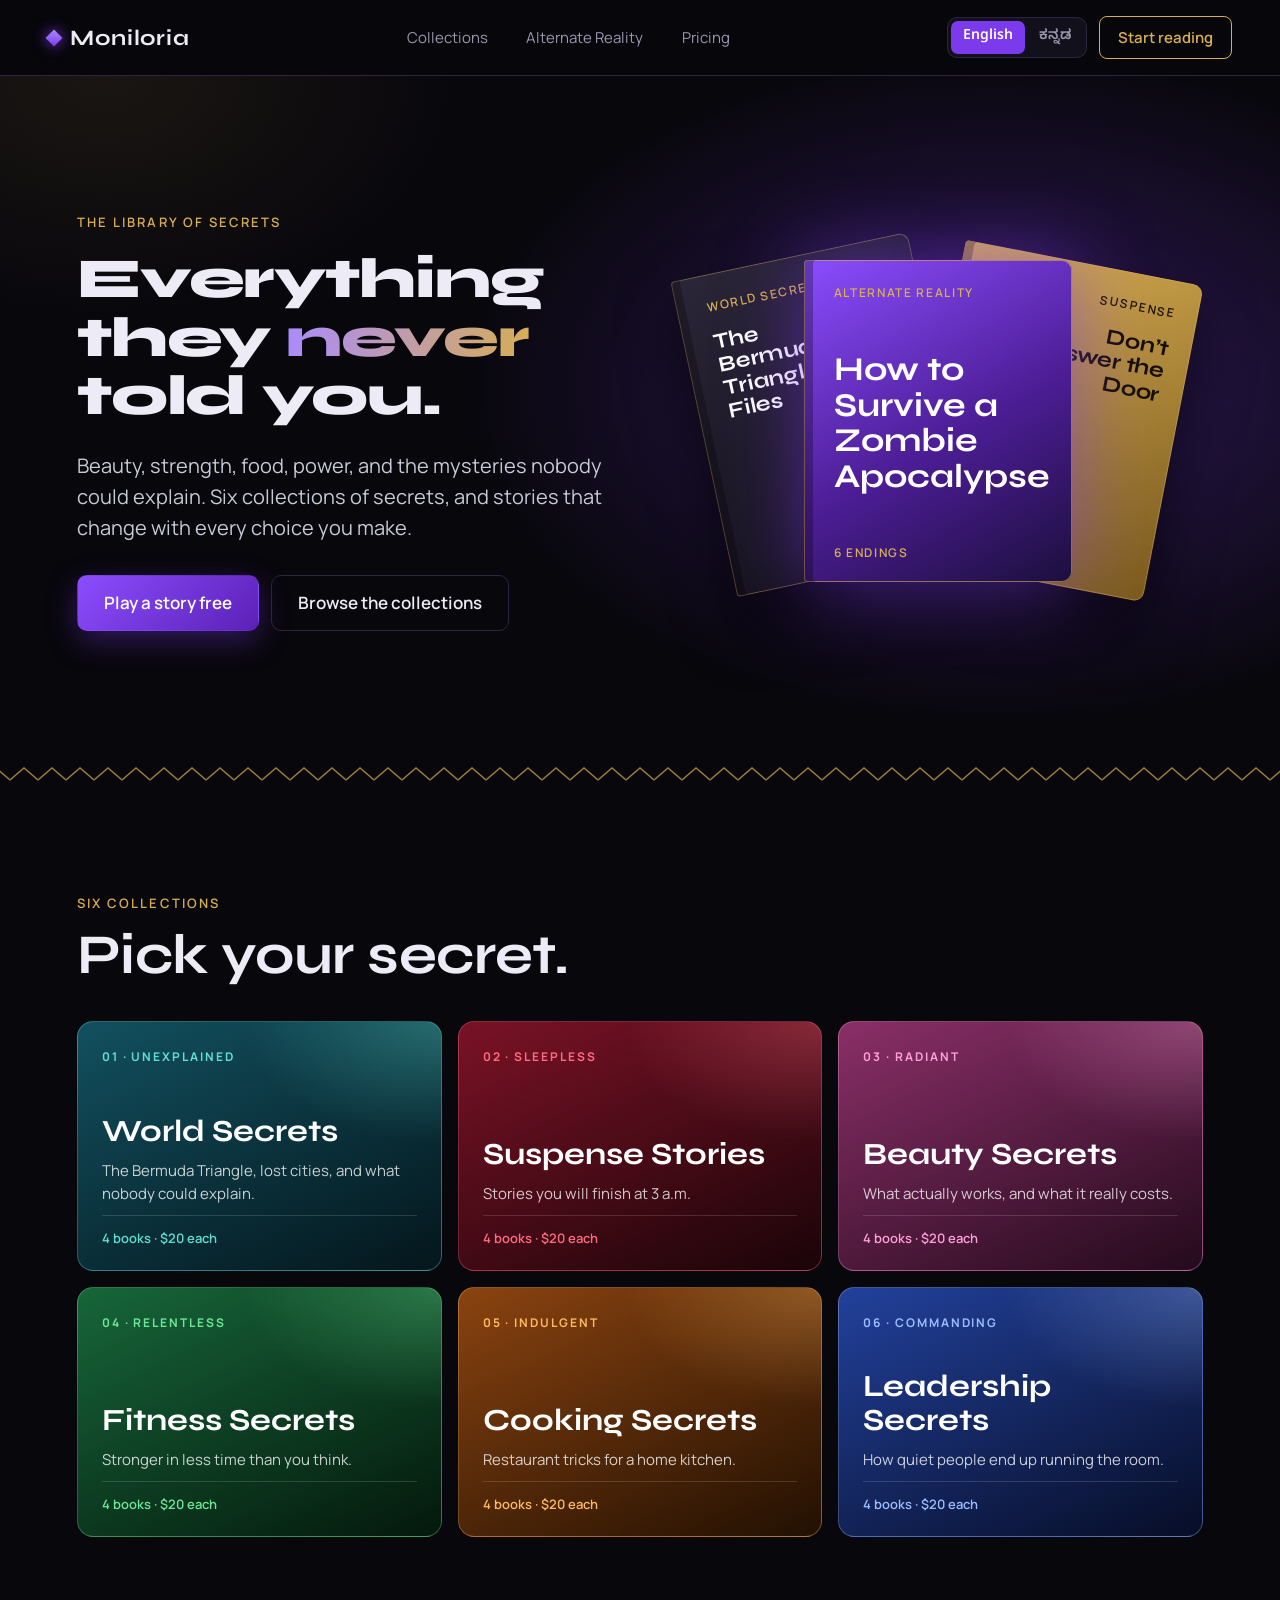
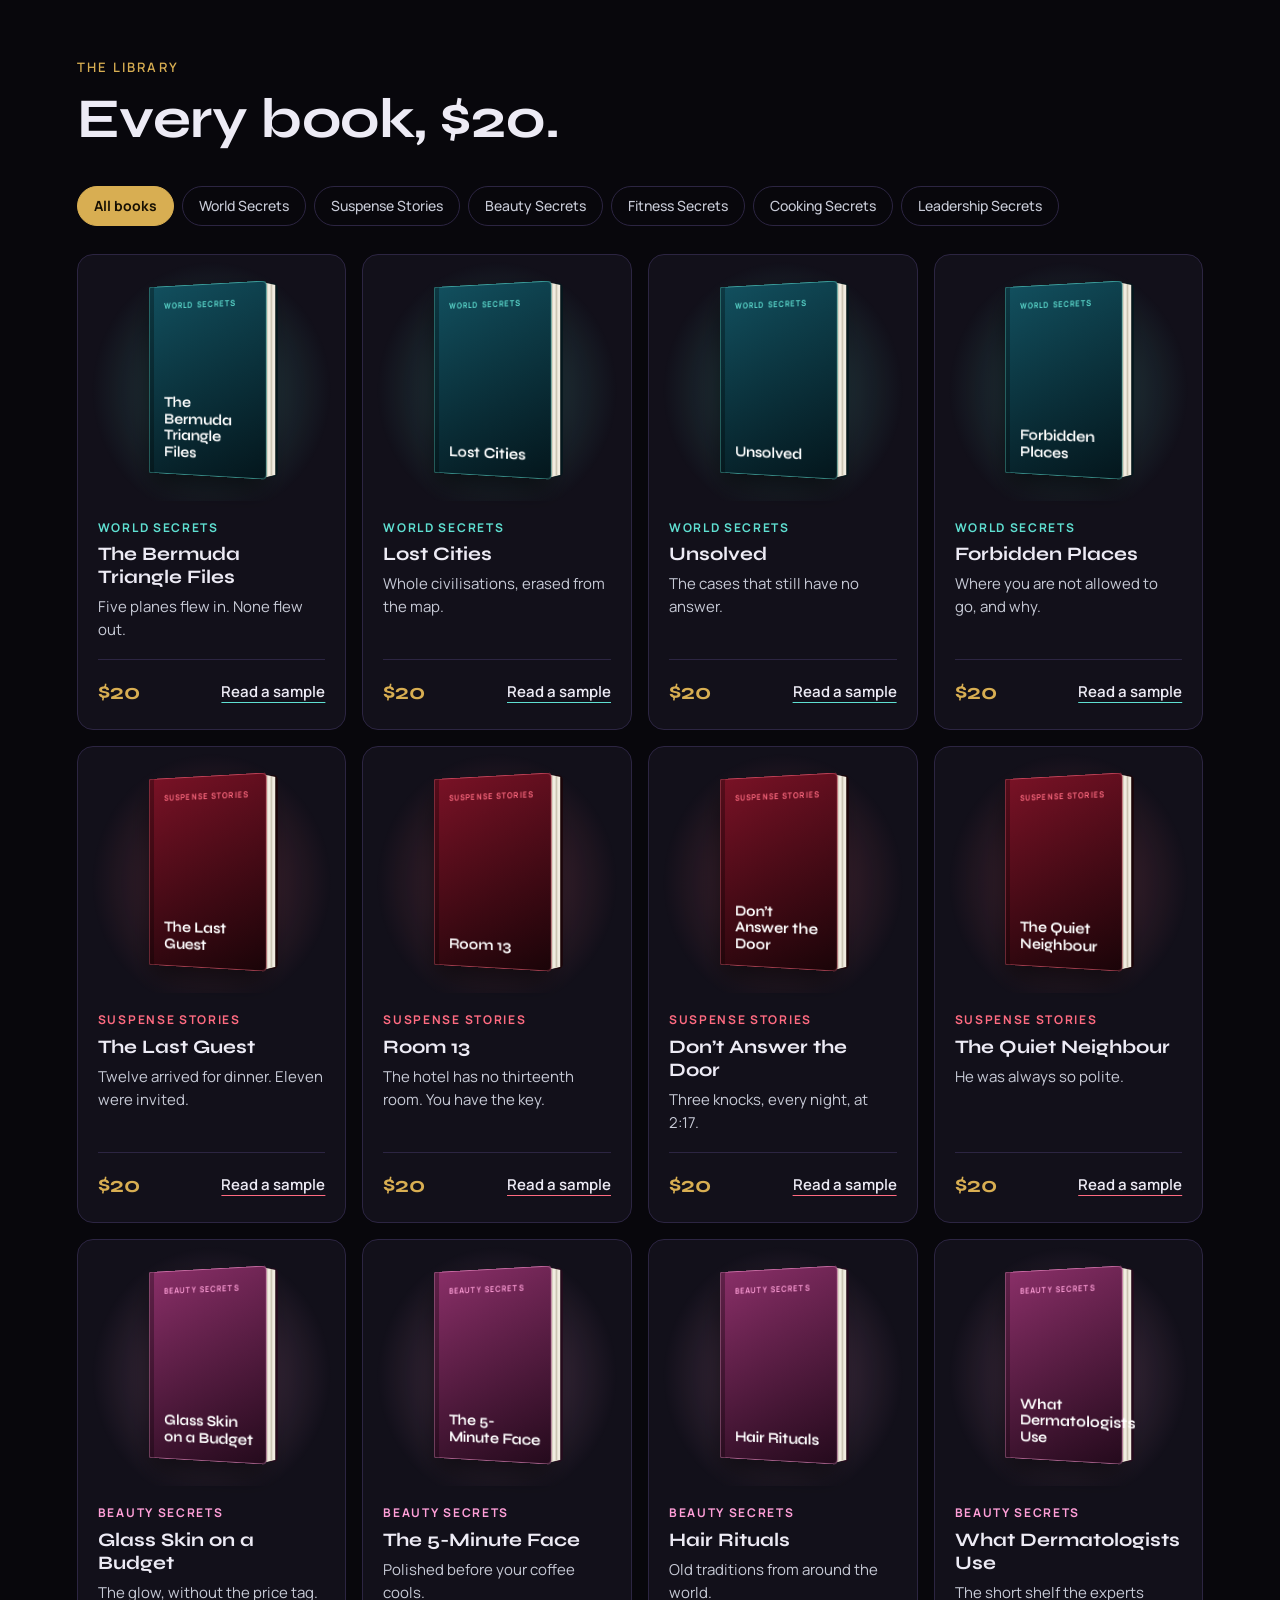
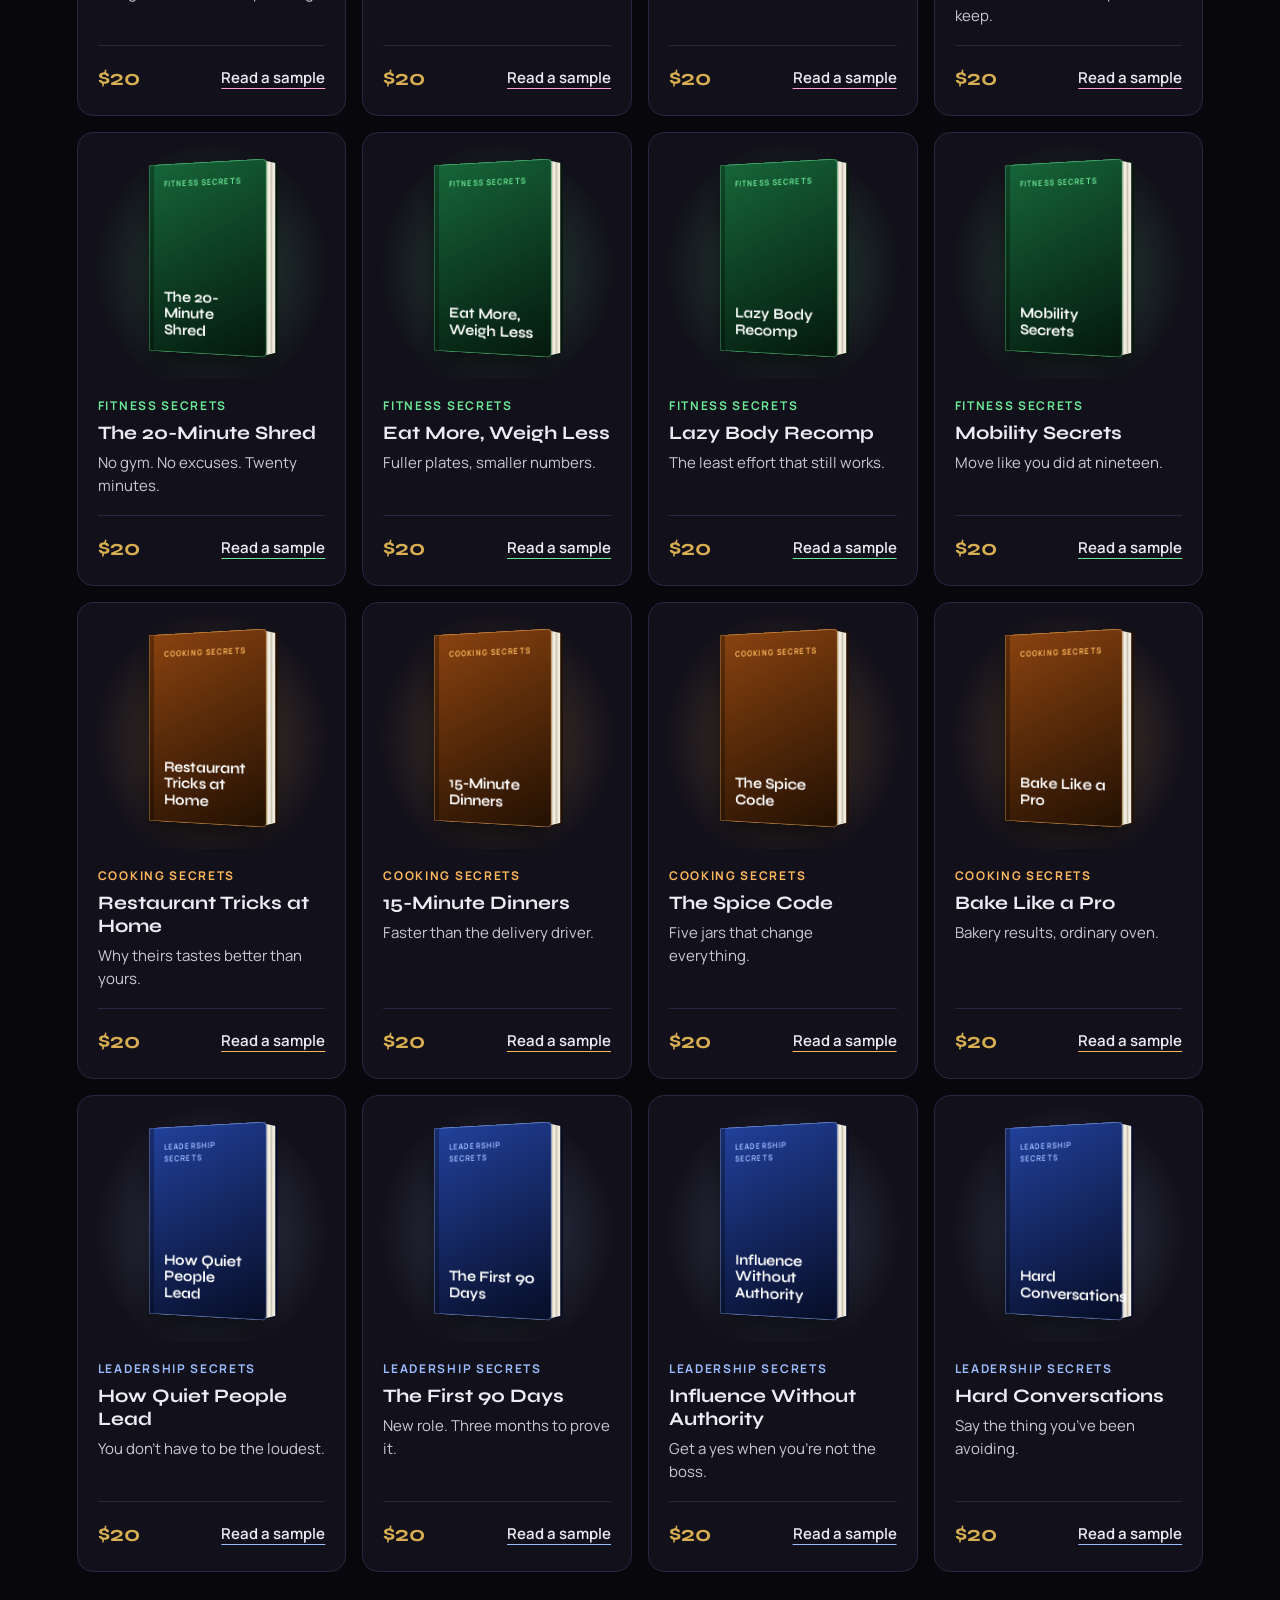
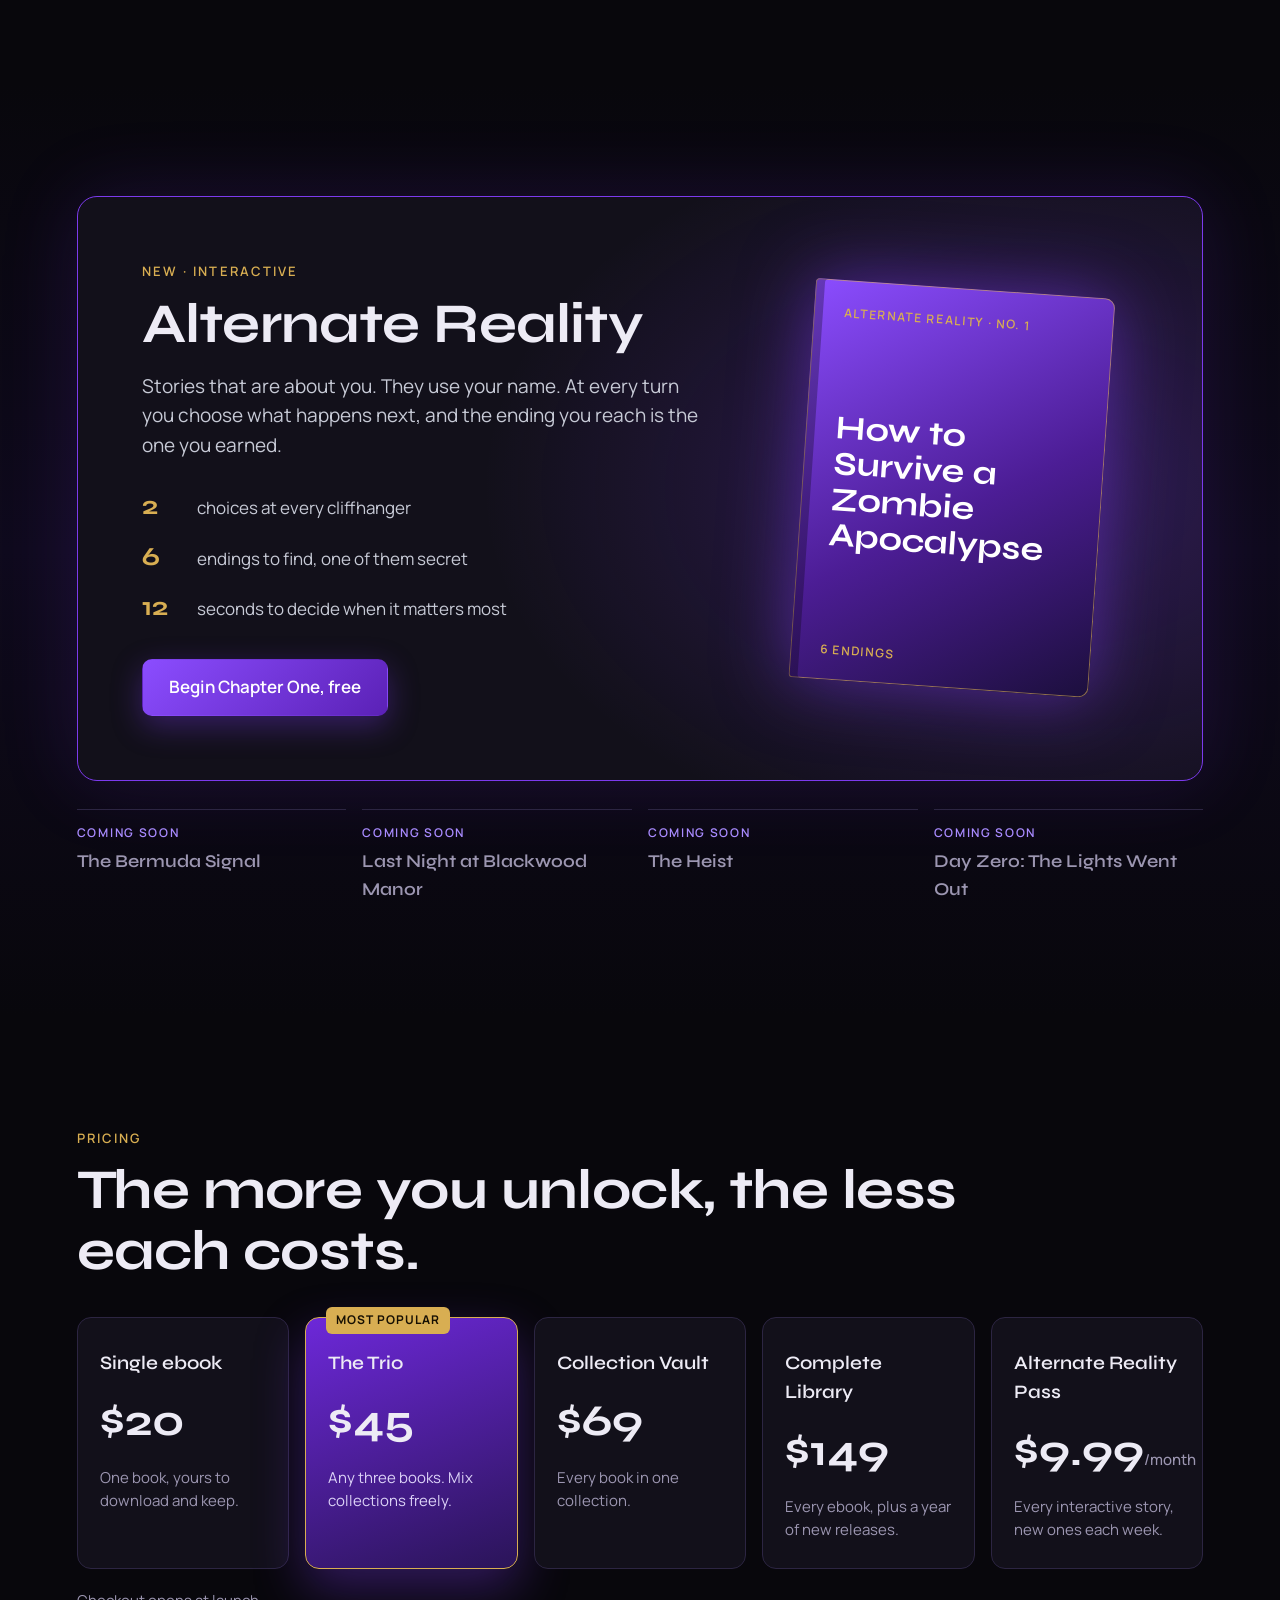
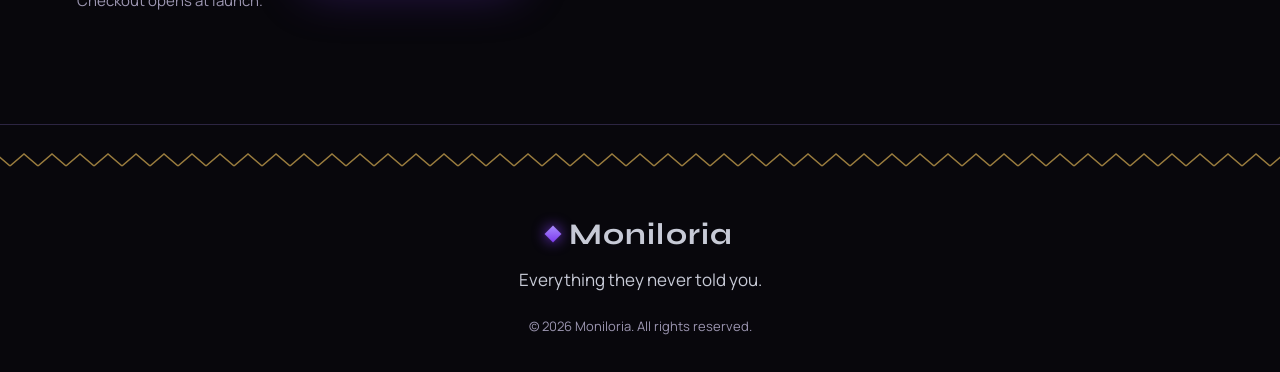
<file: index.html>
<!doctype html>
<html lang="en" data-i18n-title="page.title">
  <head>
    <meta charset="UTF-8" />
    <meta name="viewport" content="width=device-width, initial-scale=1.0" />
    <title>Moniloria | Everything they never told you</title>
    <meta
      name="description"
      content="Moniloria is an ebook store of secrets: beauty, fitness, cooking, leadership, suspense, world mysteries, and interactive Alternate Reality stories."
    />
    <meta name="theme-color" content="#08070c" />
    <link rel="preconnect" href="https://fonts.googleapis.com" />
    <link rel="preconnect" href="https://fonts.gstatic.com" crossorigin />
    <link
      href="https://fonts.googleapis.com/css2?family=Manrope:wght@400;500;600&family=Newsreader:ital,wght@0,400;0,500;1,400&family=Noto+Sans+Kannada:wght@400;500;600;700;800&family=Noto+Serif+Kannada:wght@400;500&family=Syne:wght@500;600;700;800&display=swap"
      rel="stylesheet"
    />
    <link rel="stylesheet" href="css/styles.css" />
  </head>
  <body>
    <header class="nav">
      <a class="wordmark" href="index.html"><span class="gem" aria-hidden="true"></span>Moniloria</a>
      <nav aria-label="Main">
        <a href="#collections" data-i18n="nav.collections">Collections</a>
        <a href="#alternate-reality" data-i18n="nav.ar">Alternate Reality</a>
        <a href="#pricing" data-i18n="nav.pricing">Pricing</a>
      </nav>
      <div class="nav-end">
        <div class="lang-switch" role="group" aria-label="Language">
          <button type="button" data-lang="en" lang="en">English</button>
          <button type="button" data-lang="kn" lang="kn">ಕನ್ನಡ</button>
        </div>
        <a class="nav-cta" href="story.html" data-i18n="nav.cta">Start reading</a>
      </div>
    </header>

    <main>
      <section class="hero">
        <div class="hero-copy">
          <p class="eyebrow" data-i18n="hero.eyebrow">The library of secrets</p>
          <h1 data-i18n-html="hero.h1">Everything they <em>never</em> told you.</h1>
          <p class="hero-lede" data-i18n="hero.lede">
            Beauty, strength, food, power, and the mysteries nobody could explain. Six
            collections of secrets, and stories that change with every choice you make.
          </p>
          <div class="hero-actions">
            <a class="button primary" href="story.html" data-i18n="hero.play">Play a story free</a>
            <a class="button ghost" href="#collections" data-i18n="hero.browse">Browse the collections</a>
          </div>
        </div>

        <div class="stack" aria-hidden="true">
          <span class="cover cover-back">
            <span class="cover-kicker" data-i18n="stack.world">World Secrets</span>
            <span class="cover-title" data-i18n="stack.worldTitle">The Bermuda Triangle Files</span>
          </span>
          <span class="cover cover-mid">
            <span class="cover-kicker" data-i18n="stack.suspense">Suspense</span>
            <span class="cover-title" data-i18n="stack.suspenseTitle">Don’t Answer the Door</span>
          </span>
          <span class="cover cover-front">
            <span class="cover-kicker" data-i18n="stack.ar">Alternate Reality</span>
            <span class="cover-title" data-i18n="zombie.title">How to Survive a Zombie Apocalypse</span>
            <span class="cover-foot" data-i18n="zombie.endings">6 endings</span>
          </span>
        </div>
      </section>

      <div class="band" aria-hidden="true"></div>

      <section class="collections" id="collections">
        <div class="section-head">
          <p class="eyebrow" data-i18n="collections.eyebrow">Six collections</p>
          <h2 data-i18n="collections.h2">Pick your secret.</h2>
        </div>
        <ul class="tile-grid" id="collection-tiles"></ul>
      </section>

      <section class="books" id="books">
        <div class="section-head">
          <p class="eyebrow" data-i18n="books.eyebrow">The library</p>
          <h2 data-i18n="books.h2">Every book, $20.</h2>
        </div>
        <div class="chips" id="book-filters" role="group" aria-label="Filter by collection"></div>
        <ul class="book-grid" id="book-grid"></ul>
      </section>

      <section class="ar" id="alternate-reality">
        <div class="ar-panel">
          <div class="ar-copy">
            <p class="eyebrow" data-i18n="ar.eyebrow">New · Interactive</p>
            <h2 data-i18n="ar.h2">Alternate Reality</h2>
            <p class="ar-lede" data-i18n="ar.lede">
              Stories that are about you. They use your name. At every turn you choose what
              happens next, and the ending you reach is the one you earned.
            </p>
            <ul class="ar-points">
              <li><strong>2</strong> <span data-i18n="ar.point1">choices at every cliffhanger</span></li>
              <li><strong>6</strong> <span data-i18n="ar.point2">endings to find, one of them secret</span></li>
              <li><strong>12</strong> <span data-i18n="ar.point3">seconds to decide when it matters most</span></li>
            </ul>
            <a class="button primary" href="story.html" data-i18n="ar.begin">Begin Chapter One, free</a>
          </div>

          <a class="cover cover-feature" href="story.html" aria-label="Read How to Survive a Zombie Apocalypse">
            <span class="cover-kicker" data-i18n="ar.coverKicker">Alternate Reality · No. 1</span>
            <span class="cover-title" data-i18n="zombie.title">How to Survive a Zombie Apocalypse</span>
            <span class="cover-foot" data-i18n="zombie.endings">6 endings</span>
          </a>
        </div>

        <ol class="ar-upcoming">
          <li><span data-i18n="ar.soon">Coming soon</span><b data-i18n="ar.up1">The Bermuda Signal</b></li>
          <li><span data-i18n="ar.soon">Coming soon</span><b data-i18n="ar.up2">Last Night at Blackwood Manor</b></li>
          <li><span data-i18n="ar.soon">Coming soon</span><b data-i18n="ar.up3">The Heist</b></li>
          <li><span data-i18n="ar.soon">Coming soon</span><b data-i18n="ar.up4">Day Zero: The Lights Went Out</b></li>
        </ol>
      </section>

      <section class="pricing" id="pricing">
        <div class="section-head">
          <p class="eyebrow" data-i18n="pricing.eyebrow">Pricing</p>
          <h2 data-i18n="pricing.h2">The more you unlock, the less each costs.</h2>
        </div>
        <ul class="plans">
          <li class="plan">
            <h3 data-i18n="plan1.name">Single ebook</h3>
            <p class="price">$20</p>
            <p data-i18n="plan1.text">One book, yours to download and keep.</p>
          </li>
          <li class="plan featured">
            <span class="badge" data-i18n="plan2.badge">Most popular</span>
            <h3 data-i18n="plan2.name">The Trio</h3>
            <p class="price">$45</p>
            <p data-i18n="plan2.text">Any three books. Mix collections freely.</p>
          </li>
          <li class="plan">
            <h3 data-i18n="plan3.name">Collection Vault</h3>
            <p class="price">$69</p>
            <p data-i18n="plan3.text">Every book in one collection.</p>
          </li>
          <li class="plan">
            <h3 data-i18n="plan4.name">Complete Library</h3>
            <p class="price">$149</p>
            <p data-i18n="plan4.text">Every ebook, plus a year of new releases.</p>
          </li>
          <li class="plan">
            <h3 data-i18n="plan5.name">Alternate Reality Pass</h3>
            <p class="price">$9.99<small data-i18n="plan5.per">/month</small></p>
            <p data-i18n="plan5.text">Every interactive story, new ones each week.</p>
          </li>
        </ul>
        <p class="pricing-note" data-i18n="pricing.note">Checkout opens at launch.</p>
      </section>
    </main>

    <dialog class="sample" id="sample" aria-labelledby="sample-title">
      <p class="eyebrow" id="sample-collection"></p>
      <h2 id="sample-title"></h2>
      <p class="sample-label" data-i18n="sample.label">From the first page</p>
      <p class="sample-text" id="sample-text"></p>
      <p class="sample-note" data-i18n="sample.note">The full first chapter will be free to read at launch.</p>
      <button class="button ghost" id="sample-close" type="button" data-i18n="sample.close">Close</button>
    </dialog>

    <footer class="footer">
      <div class="band" aria-hidden="true"></div>
      <div class="footer-inner">
        <a class="wordmark" href="index.html"><span class="gem" aria-hidden="true"></span>Moniloria</a>
        <p data-i18n="footer.tagline">Everything they never told you.</p>
        <p class="footer-legal" data-i18n="footer.legal">© 2026 Moniloria. All rights reserved.</p>
      </div>
    </footer>

    <script src="js/i18n.js"></script>
    <script src="js/catalog.kn.js"></script>
    <script src="js/home.js"></script>
  </body>
</html>
</file>
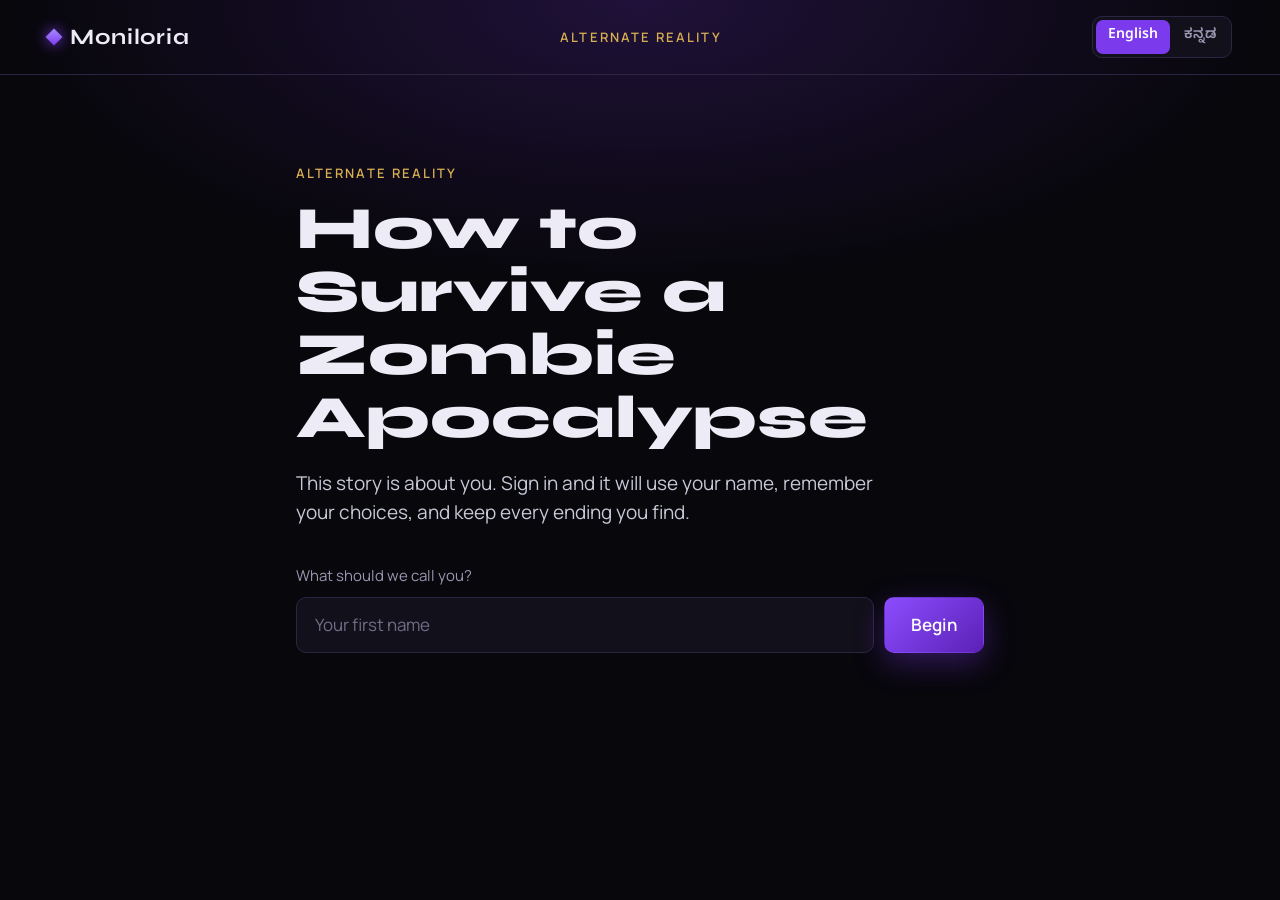
<file: story.html>
<!doctype html>
<html lang="en" data-i18n-title="story.pageTitle">
  <head>
    <meta charset="UTF-8" />
    <meta name="viewport" content="width=device-width, initial-scale=1.0" />
    <title>How to Survive a Zombie Apocalypse | Moniloria Alternate Reality</title>
    <meta name="description" content="An interactive story where every choice changes the ending." />
    <meta name="theme-color" content="#08070c" />
    <link rel="preconnect" href="https://fonts.googleapis.com" />
    <link rel="preconnect" href="https://fonts.gstatic.com" crossorigin />
    <link
      href="https://fonts.googleapis.com/css2?family=Manrope:wght@400;500;600&family=Newsreader:ital,wght@0,400;0,500;1,400&family=Noto+Sans+Kannada:wght@400;500;600;700;800&family=Noto+Serif+Kannada:wght@400;500&family=Syne:wght@500;600;700;800&display=swap"
      rel="stylesheet"
    />
    <link rel="stylesheet" href="css/styles.css" />
  </head>
  <body class="night">
    <header class="reader-bar">
      <a class="wordmark" href="index.html"><span class="gem" aria-hidden="true"></span>Moniloria</a>
      <span class="reader-bar-title" data-i18n="nav.ar">Alternate Reality</span>
      <div class="nav-end">
        <div class="lang-switch" role="group" aria-label="Language">
          <button type="button" data-lang="en" lang="en">English</button>
          <button type="button" data-lang="kn" lang="kn">ಕನ್ನಡ</button>
        </div>
      <div class="reader-chip" id="reader-chip" hidden>
        <span id="reader-name"></span>
        <button class="link-button" id="sign-out" type="button" data-i18n="story.signout">Sign out</button>
        </div>
      </div>
    </header>

    <main class="reader">
      <!-- Sign in -->
      <section id="gate-view" class="gate" hidden>
        <p class="eyebrow" data-i18n="nav.ar">Alternate Reality</p>
        <h1 id="gate-title">How to Survive a Zombie Apocalypse</h1>
        <p class="gate-lede" data-i18n="gate.lede">
          This story is about you. Sign in and it will use your name, remember your choices, and
          keep every ending you find.
        </p>

        <div id="google-block" hidden>
          <div id="google-button"></div>
        </div>

        <form id="guest-form" class="guest-form" novalidate>
          <label id="guest-label" for="guest-name">What should we call you?</label>
          <div class="guest-row">
            <input id="guest-name" type="text" autocomplete="given-name" maxlength="24" placeholder="Your first name" data-i18n-placeholder="gate.placeholder" />
            <button class="button light" type="submit" data-i18n="gate.begin">Begin</button>
          </div>
          <p class="form-error" id="guest-error" role="alert"></p>
        </form>
      </section>

      <!-- Reading -->
      <section id="scene-view" hidden>
        <p class="eyebrow" id="chapter"></p>
        <div class="scene-text" id="scene-text"></div>

        <div class="timer" id="timer" hidden aria-hidden="true">
          <div class="timer-fill" id="timer-fill"></div>
        </div>
        <p class="choice-prompt" id="choice-prompt" data-i18n="story.prompt">What do you do?</p>
        <div class="choices" id="choices"></div>

        <dl class="stats">
          <div><dt data-i18n="story.supplies">Supplies</dt><dd id="stat-supplies">0</dd></div>
          <div><dt data-i18n="story.trust">Trust</dt><dd id="stat-trust">0</dd></div>
          <div><dt data-i18n="story.with">With you</dt><dd id="stat-with">No one</dd></div>
        </dl>
      </section>

      <!-- Ending -->
      <section id="ending-view" hidden>
        <p class="eyebrow" id="ending-chapter"></p>
        <div class="scene-text" id="ending-text"></div>

        <div class="ending-banner">
          <p class="eyebrow" id="ending-kind"></p>
          <h2 id="ending-title"></h2>
          <p id="ending-count"></p>
        </div>

        <ul class="ending-grid" id="ending-grid"></ul>

        <div class="ending-actions">
          <button class="button light" id="play-again" type="button" data-i18n="ending.again">Play again</button>
          <button class="button ghost" id="share" type="button">Share your ending</button>
        </div>
      </section>
    </main>

    <script src="js/i18n.js"></script>
    <script src="js/config.js"></script>
    <script src="js/auth.js"></script>
    <script src="js/stories/zombie.js"></script>
    <script src="js/stories/zombie.kn.js"></script>
    <script src="js/engine.js"></script>
  </body>
</html>
</file>
<file: css/styles.css>
/* Moniloria — obsidian black, royal purple, silver and gold. */
:root {
  --bg: #08070c;
  --surface: #12101a;
  --surface-2: #1b1628;
  --line: #2c2542;
  --text: #edebf5;
  --muted: #9c96b1;
  --silver: #c7cad6;
  --purple: #7c3aed;
  --purple-bright: #a98bff;
  --purple-deep: #2a1458;
  --gold: #d8ae52;
  --display: "Syne", system-ui, sans-serif;
  --sans: "Manrope", system-ui, -apple-system, sans-serif;
  --serif: "Newsreader", Georgia, serif;
  --zigzag: url("data:image/svg+xml,%3Csvg xmlns='http://www.w3.org/2000/svg' width='28' height='14'%3E%3Cpath d='M0 13 L14 1 L28 13' fill='none' stroke='%23d8ae52' stroke-width='1.5'/%3E%3C/svg%3E");
}

* { box-sizing: border-box; }
html { scroll-behavior: smooth; }
body {
  margin: 0;
  background: var(--bg);
  color: var(--text);
  font-family: var(--sans);
  font-size: 17px;
  line-height: 1.55;
  -webkit-font-smoothing: antialiased;
}
h1, h2, h3, p, ul, ol, dl, dd { margin: 0; padding: 0; }
ul, ol { list-style: none; }
a { color: inherit; }
button { font: inherit; cursor: pointer; }
:focus-visible { outline: 2px solid var(--gold); outline-offset: 3px; }

.eyebrow {
  font-size: 13px; font-weight: 600;
  letter-spacing: 0.16em; text-transform: uppercase;
  color: var(--gold);
}

.wordmark {
  display: inline-flex; align-items: center; gap: 10px;
  font-family: var(--display); font-weight: 700; font-size: 22px;
  letter-spacing: 0.04em; text-decoration: none;
}
.gem {
  width: 12px; height: 12px; transform: rotate(45deg);
  background: linear-gradient(135deg, var(--purple-bright), var(--purple));
  box-shadow: 0 0 14px var(--purple);
}

.button {
  display: inline-block;
  padding: 14px 26px; border-radius: 10px;
  border: 1px solid transparent;
  font-weight: 600; text-decoration: none;
  transition: transform 0.15s ease, box-shadow 0.15s ease, border-color 0.15s ease;
}
.button:hover { transform: translateY(-2px); }
.button.primary, .button.light {
  background: linear-gradient(135deg, #8b4dff, #5b21b6);
  color: #fff;
  box-shadow: 0 10px 30px rgba(124, 58, 237, 0.35);
}
.button.primary:hover, .button.light:hover { box-shadow: 0 14px 38px rgba(124, 58, 237, 0.55); }
.button.ghost { background: transparent; color: var(--text); border-color: var(--line); }
.button.ghost:hover { border-color: var(--gold); }
.link-button {
  background: none; border: 0; padding: 0;
  color: inherit; font-size: 14px;
  text-decoration: underline; text-underline-offset: 3px;
}

.band { height: 14px; background: var(--zigzag) repeat-x center; opacity: 0.7; }

/* ---------- nav ---------- */
.nav {
  position: sticky; top: 0; z-index: 10;
  display: flex; align-items: center; justify-content: space-between; gap: 16px;
  padding: 16px clamp(16px, 4vw, 48px);
  background: rgba(8, 7, 12, 0.82);
  backdrop-filter: blur(10px);
  border-bottom: 1px solid var(--line);
}
.nav nav { display: flex; gap: clamp(16px, 3vw, 40px); }
.nav nav a { text-decoration: none; font-size: 15px; color: var(--muted); }
.nav nav a:hover { color: var(--text); }
.nav-cta {
  text-decoration: none; font-size: 15px; font-weight: 600;
  padding: 9px 18px; border-radius: 8px;
  border: 1px solid var(--gold); color: var(--gold);
}
.nav-cta:hover { background: var(--gold); color: var(--bg); }

/* ---------- hero ---------- */
.hero {
  display: grid; grid-template-columns: minmax(0, 1fr) minmax(0, 1fr);
  align-items: center; gap: clamp(32px, 5vw, 72px);
  padding: clamp(56px, 9vw, 120px) clamp(16px, 6vw, 96px);
  background:
    radial-gradient(60% 70% at 78% 45%, rgba(124, 58, 237, 0.34), transparent 70%),
    radial-gradient(40% 50% at 8% 0%, rgba(216, 174, 82, 0.09), transparent 70%);
  overflow: hidden;
}
.hero h1 {
  font-family: var(--display); font-weight: 800;
  font-size: clamp(36px, 4.4vw, 62px); line-height: 1.04; letter-spacing: -0.02em;
  margin: 18px 0 24px;
}
.hero h1 em {
  font-style: normal;
  background: linear-gradient(100deg, var(--purple-bright), var(--gold));
  -webkit-background-clip: text; background-clip: text; color: transparent;
}
.hero-lede { font-size: clamp(17px, 1.6vw, 20px); color: var(--silver); max-width: 34em; }
.hero-actions { display: flex; flex-wrap: wrap; gap: 12px; margin-top: 32px; }

.stack { position: relative; height: clamp(320px, 38vw, 460px); }
.cover {
  display: flex; flex-direction: column; justify-content: space-between;
  aspect-ratio: 3 / 4;
  padding: 24px 22px 20px 30px;
  border-radius: 4px 10px 10px 4px;
  color: #fff; text-decoration: none;
  background: linear-gradient(150deg, #8b4dff 0%, #4c1d95 55%, #1c0f3d 100%);
  box-shadow: inset 9px 0 0 rgba(0, 0, 0, 0.28), inset 0 0 0 1px rgba(216, 174, 82, 0.45),
    0 30px 60px rgba(0, 0, 0, 0.6);
}
.cover-kicker, .cover-foot {
  font-size: 12px; font-weight: 600; letter-spacing: 0.14em; text-transform: uppercase;
  color: var(--gold);
}
.cover-title { font-family: var(--display); font-weight: 700; font-size: clamp(22px, 2.6vw, 34px); line-height: 1.08; }
.stack .cover { position: absolute; top: 50%; left: 50%; height: 70%; }
.cover-back {
  transform: translate(-98%, -52%) rotate(-12deg);
  justify-content: flex-start; gap: 14px;
  background: linear-gradient(150deg, #2b2638, #0e0c14); 
}
.cover-mid {
  transform: translate(-2%, -50%) rotate(11deg);
  justify-content: flex-start; gap: 14px; align-items: flex-end; text-align: right;
  background: linear-gradient(150deg, #d8ae52, #7a5a1c);
}
.cover-mid .cover-kicker { color: #1c1406; }
.cover-mid .cover-title { color: #140e03; }
.cover-back .cover-title, .cover-mid .cover-title { font-size: clamp(16px, 1.7vw, 22px); max-width: 7em; }
.cover-front { transform: translate(-50%, -50%); box-shadow: inset 9px 0 0 rgba(0,0,0,.28), inset 0 0 0 1px rgba(216,174,82,.6), 0 0 80px rgba(124, 58, 237, 0.6); }

/* ---------- sections ---------- */
.section-head { margin-bottom: 36px; }
.section-head h2, .ar h2 {
  font-family: var(--display); font-weight: 700;
  font-size: clamp(32px, 4.4vw, 56px); line-height: 1.08; letter-spacing: -0.01em;
  margin-top: 12px; max-width: 16em;
}
.collections, .pricing, .ar { padding: clamp(64px, 9vw, 112px) clamp(16px, 6vw, 96px); }

/* ---------- collection tiles ---------- */
.books { padding: 0 clamp(16px, 6vw, 96px) clamp(64px, 9vw, 112px); }
.tile-grid { display: grid; grid-template-columns: repeat(3, minmax(0, 1fr)); gap: 16px; }
.tile {
  display: flex; flex-direction: column; align-items: flex-start; gap: 10px;
  width: 100%; height: 100%; min-height: 250px;
  padding: 26px 24px 22px; text-align: left;
  color: #fff; border-radius: 16px;
  border: 1px solid color-mix(in srgb, var(--accent) 35%, transparent);
  background:
    radial-gradient(90% 80% at 100% 0%, color-mix(in srgb, var(--accent) 30%, transparent), transparent 60%),
    linear-gradient(155deg, var(--from), var(--to));
  transition: transform 0.2s ease, box-shadow 0.2s ease, border-color 0.2s ease;
}
.tile:hover {
  transform: translateY(-5px); border-color: var(--accent);
  box-shadow: 0 18px 50px color-mix(in srgb, var(--accent) 28%, transparent);
}
.tile-top { font-size: 12px; font-weight: 700; letter-spacing: 0.16em; text-transform: uppercase; color: var(--accent); }
.tile-name { font-family: var(--display); font-weight: 700; font-size: clamp(24px, 2.4vw, 32px); line-height: 1.1; margin-top: auto; }
.tile-hook { font-size: 15px; color: rgba(255, 255, 255, 0.78); }
.tile-foot { font-size: 13px; font-weight: 600; color: var(--accent); padding-top: 12px; border-top: 1px solid rgba(255, 255, 255, 0.14); width: 100%; }

/* ---------- book cards ---------- */
.chips { display: flex; flex-wrap: wrap; gap: 8px; margin-bottom: 28px; }
.chip {
  padding: 8px 16px; border-radius: 999px;
  border: 1px solid var(--line); background: transparent; color: var(--silver);
  font-size: 14px; font-weight: 500;
}
.chip:hover { border-color: var(--purple-bright); }
.chip.on { background: var(--gold); border-color: var(--gold); color: #171003; font-weight: 700; }

.book-grid { display: grid; grid-template-columns: repeat(auto-fill, minmax(220px, 1fr)); gap: 16px; }
.book-card {
  display: flex; flex-direction: column;
  background: var(--surface); border: 1px solid var(--line); border-radius: 16px;
  padding: 0 20px 20px; overflow: hidden;
  transition: border-color 0.2s ease, transform 0.2s ease;
}
.book-card[hidden] { display: none; }
.book-card:hover { border-color: var(--accent); transform: translateY(-4px); }

.book3d {
  display: flex; justify-content: center;
  margin: 0 -20px 18px; padding: 30px 0 26px;
  perspective: 900px;
  background: radial-gradient(60% 70% at 50% 55%, color-mix(in srgb, var(--accent) 26%, transparent), transparent 75%);
}
.book3d-body {
  position: relative; width: 132px; height: 190px;
  transform-style: preserve-3d; transform: rotateY(-28deg);
  transition: transform 0.45s ease;
}
.book-card:hover .book3d-body { transform: rotateY(-8deg); }
.book3d-face {
  position: absolute; inset: 0;
  display: flex; flex-direction: column; justify-content: space-between;
  padding: 14px 12px 14px 18px;
  transform: translateZ(13px);
  border-radius: 2px 5px 5px 2px;
  background: linear-gradient(155deg, var(--from), var(--to));
  box-shadow: inset 6px 0 0 rgba(0, 0, 0, 0.3), inset 0 0 0 1px color-mix(in srgb, var(--accent) 55%, transparent);
  color: #fff;
}
.book3d-body::before { /* page edges */
  content: ""; position: absolute; top: 2px; left: 0;
  width: 24px; height: calc(100% - 4px);
  transform: translateX(118px) rotateY(90deg);
  background: repeating-linear-gradient(90deg, #f1ece0 0 2px, #c9c2b0 2px 3px);
}
.book3d-body::after { /* back cover and shadow */
  content: ""; position: absolute; inset: 0;
  transform: translateZ(-13px);
  border-radius: 2px 5px 5px 2px;
  background: var(--to);
  box-shadow: -14px 12px 28px rgba(0, 0, 0, 0.6);
}
.book3d-kicker { font-size: 8px; font-weight: 700; letter-spacing: 0.14em; text-transform: uppercase; color: var(--accent); }
.book3d-title { font-family: var(--display); font-weight: 700; font-size: 15px; line-height: 1.12; }

.book-collection { font-size: 12px; font-weight: 700; letter-spacing: 0.14em; text-transform: uppercase; color: var(--accent); }
.book-title { font-family: var(--display); font-weight: 700; font-size: 19px; line-height: 1.2; margin: 6px 0; }
.book-hook { color: var(--silver); font-size: 15px; margin-bottom: 18px; }
.book-row {
  margin-top: auto; padding-top: 14px; border-top: 1px solid var(--line);
  display: flex; align-items: center; justify-content: space-between; gap: 10px;
}
.book-price { font-family: var(--display); font-weight: 700; font-size: 22px; color: var(--gold); }
.book-sample {
  background: none; border: 0; padding: 6px 0;
  color: var(--text); font-size: 15px; font-weight: 600;
  text-decoration: underline; text-decoration-color: var(--accent); text-underline-offset: 5px;
}
.book-sample:hover { color: var(--accent); }

/* ---------- sample dialog ---------- */
.sample {
  width: min(560px, calc(100vw - 32px));
  padding: 32px 28px 28px;
  color: var(--text); border-radius: 18px;
  border: 1px solid var(--accent);
  background: radial-gradient(90% 60% at 100% 0%, color-mix(in srgb, var(--accent) 22%, transparent), transparent 65%), var(--surface);
}
.sample::backdrop { background: rgba(4, 3, 8, 0.78); backdrop-filter: blur(4px); }
.sample .eyebrow { color: var(--accent); }
.sample h2 { font-family: var(--display); font-weight: 700; font-size: clamp(26px, 4vw, 34px); line-height: 1.1; margin: 10px 0 22px; }
.sample-label { font-size: 12px; font-weight: 700; letter-spacing: 0.14em; text-transform: uppercase; color: var(--muted); margin-bottom: 10px; }
.sample-text { font-family: var(--serif); font-size: 21px; line-height: 1.55; }
.sample-note { margin: 22px 0; font-size: 14px; color: var(--muted); }

/* ---------- alternate reality ---------- */
.ar { background: linear-gradient(180deg, var(--bg), #0f0a1d 50%, var(--bg)); }
.ar-panel {
  display: grid; grid-template-columns: minmax(0, 1.2fr) minmax(0, 0.8fr);
  gap: clamp(28px, 5vw, 72px); align-items: center;
  padding: clamp(24px, 5vw, 64px);
  border: 1px solid var(--purple); border-radius: 20px;
  background: radial-gradient(70% 90% at 85% 50%, rgba(124, 58, 237, 0.28), transparent 70%), var(--surface);
  box-shadow: 0 0 80px rgba(124, 58, 237, 0.16);
}
.ar-lede { margin-top: 18px; font-size: 19px; color: var(--silver); max-width: 32em; }
.ar-points { margin: 26px 0 32px; display: grid; gap: 10px; }
.ar-points li { color: var(--silver); display: flex; align-items: baseline; gap: 14px; }
.ar-points strong { font-family: var(--display); font-size: 26px; color: var(--gold); min-width: 1.6em; }
.cover-feature { justify-self: center; width: min(300px, 100%); transform: rotate(4deg); transition: transform 0.3s ease; box-shadow: inset 9px 0 0 rgba(0,0,0,.28), inset 0 0 0 1px rgba(216,174,82,.6), 0 0 70px rgba(124, 58, 237, 0.55); }
.cover-feature:hover { transform: rotate(0deg) translateY(-6px); }
.ar-upcoming { margin-top: 28px; display: grid; grid-template-columns: repeat(4, minmax(0, 1fr)); gap: 16px; }
.ar-upcoming li {
  border-top: 1px solid var(--line); padding-top: 14px;
  font-family: var(--display); font-weight: 600; font-size: 18px; color: var(--muted);
}
.ar-upcoming span {
  display: block; font-family: var(--sans); font-size: 12px; font-weight: 600;
  letter-spacing: 0.14em; text-transform: uppercase; color: var(--purple-bright); margin-bottom: 6px;
}

/* ---------- pricing ---------- */
.plans { display: grid; grid-template-columns: repeat(auto-fit, minmax(200px, 1fr)); gap: 16px; }
.plan {
  position: relative;
  background: var(--surface); border: 1px solid var(--line); border-radius: 14px;
  padding: 30px 22px 26px;
}
.plan.featured {
  background: linear-gradient(160deg, #6d28d9, #2a1458);
  border-color: var(--gold);
  box-shadow: 0 20px 50px rgba(124, 58, 237, 0.35);
}
.plan h3 { font-family: var(--display); font-weight: 600; font-size: 19px; }
.price { font-family: var(--display); font-weight: 700; font-size: 44px; margin: 10px 0; }
.price small { font-family: var(--sans); font-weight: 500; font-size: 15px; color: var(--muted); }
.plan p:last-child { color: var(--muted); font-size: 15px; }
.plan.featured p:last-child { color: #dcd2f7; }
.badge {
  position: absolute; top: -11px; left: 20px;
  background: var(--gold); color: #171003;
  font-size: 12px; font-weight: 700; letter-spacing: 0.08em; text-transform: uppercase;
  padding: 4px 10px; border-radius: 6px;
}
.pricing-note { margin-top: 20px; color: var(--muted); font-size: 15px; }

/* ---------- footer ---------- */
.footer { border-top: 1px solid var(--line); padding-top: 28px; }
.footer-inner { text-align: center; padding: 44px 16px 36px; color: var(--silver); }
.footer-inner .wordmark { font-size: 30px; margin-bottom: 10px; }
.footer-legal { font-size: 13px; color: var(--muted); margin-top: 22px; }

/* ---------- reader (story.html) ---------- */
body.night {
  min-height: 100vh;
  background: radial-gradient(70% 45% at 50% 0%, rgba(124, 58, 237, 0.2), transparent 70%), var(--bg);
}
.reader-bar {
  display: flex; align-items: center; justify-content: space-between; gap: 12px;
  padding: 16px clamp(16px, 4vw, 48px);
  border-bottom: 1px solid var(--line);
}
.reader-bar-title { font-size: 13px; font-weight: 600; letter-spacing: 0.16em; text-transform: uppercase; color: var(--gold); }
.reader-chip { display: flex; align-items: center; gap: 12px; font-size: 15px; }
.reader-chip[hidden] { display: none; }
.reader-chip .link-button { color: var(--muted); }

.reader { max-width: 720px; margin: 0 auto; padding: clamp(40px, 8vw, 88px) 16px 96px; }
.reader section[hidden] { display: none; }

.gate h1 {
  font-family: var(--display); font-weight: 800;
  font-size: clamp(36px, 6.4vw, 60px); line-height: 1.05; margin: 14px 0 20px;
}
.gate-lede { font-size: 19px; color: var(--silver); margin-bottom: 36px; max-width: 32em; }
#google-block { margin-bottom: 28px; }
.guest-form label { display: block; font-size: 15px; color: var(--muted); margin-bottom: 10px; }
.guest-row { display: flex; gap: 10px; flex-wrap: wrap; }
.guest-row input {
  flex: 1 1 220px; min-width: 0;
  padding: 14px 18px; border-radius: 10px;
  border: 1px solid var(--line); background: var(--surface);
  color: var(--text); font: inherit;
}
.guest-row input:focus { border-color: var(--purple-bright); outline: none; }
.guest-row input::placeholder { color: #736d88; }
.form-error { color: #ffb38a; font-size: 14px; min-height: 22px; margin-top: 8px; }

.scene-text { margin-top: 20px; }
.scene-text p {
  font-family: var(--serif);
  font-size: clamp(21px, 2.8vw, 25px); line-height: 1.55;
  margin-bottom: 1em;
  opacity: 0; animation: rise 0.7s ease forwards;
}
@keyframes rise { from { opacity: 0; transform: translateY(8px); } to { opacity: 1; transform: none; } }

.choice-prompt { margin-top: 36px; font-size: 13px; font-weight: 600; letter-spacing: 0.16em; text-transform: uppercase; color: var(--gold); }
.choice-prompt[hidden] { display: none; }
.choices { margin-top: 14px; display: grid; gap: 12px; }
.choices.two { grid-template-columns: repeat(2, minmax(0, 1fr)); }
.choice {
  text-align: left; min-height: 96px;
  padding: 20px 22px; border-radius: 14px;
  border: 1px solid var(--line); background: var(--surface);
  color: var(--text);
  font-family: var(--display); font-weight: 600; font-size: 21px; line-height: 1.25;
  transition: border-color 0.15s ease, transform 0.15s ease, box-shadow 0.15s ease, background 0.15s ease;
}
.choice:hover {
  border-color: var(--purple-bright); background: #1d1438;
  transform: translateY(-2px); box-shadow: 0 0 34px rgba(124, 58, 237, 0.4);
}
.continue {
  justify-self: start; margin-top: 12px;
  padding: 12px 24px; border-radius: 10px;
  border: 1px solid var(--line); background: transparent; color: var(--text); font-weight: 600;
}
.continue:hover { border-color: var(--gold); color: var(--gold); }

.timer { margin-top: 32px; height: 4px; background: var(--line); border-radius: 2px; overflow: hidden; }
.timer[hidden] { display: none; }
.timer-fill { height: 100%; width: 100%; background: linear-gradient(90deg, var(--gold), #f3d488); box-shadow: 0 0 12px var(--gold); }

.stats {
  margin-top: 48px; padding-top: 18px; border-top: 1px solid var(--line);
  display: flex; gap: 32px; flex-wrap: wrap;
}
.stats dt { font-size: 12px; font-weight: 600; letter-spacing: 0.14em; text-transform: uppercase; color: var(--muted); }
.stats dd { font-family: var(--display); font-weight: 600; font-size: 21px; color: var(--purple-bright); }

.ending-banner { margin-top: 40px; padding: 32px 0; border-top: 1px solid var(--line); border-bottom: 1px solid var(--line); }
.ending-banner h2 {
  font-family: var(--display); font-weight: 800;
  font-size: clamp(38px, 6.6vw, 64px); line-height: 1.05; margin: 10px 0 12px;
  background: linear-gradient(100deg, var(--purple-bright), var(--gold));
  -webkit-background-clip: text; background-clip: text; color: transparent;
}
.ending-banner p:last-child { color: var(--silver); }
.ending-grid { margin-top: 28px; display: grid; grid-template-columns: repeat(3, minmax(0, 1fr)); gap: 10px; }
.ending-card { border: 1px dashed var(--line); border-radius: 12px; padding: 16px; color: #736d88; min-height: 92px; }
.ending-card.unlocked { border-style: solid; border-color: var(--purple); color: var(--text); background: linear-gradient(160deg, #24124d, var(--surface)); }
.ending-card.current { border-color: var(--gold); box-shadow: 0 0 24px rgba(216, 174, 82, 0.25); }
.ending-number { display: block; font-size: 12px; font-weight: 600; letter-spacing: 0.14em; text-transform: uppercase; margin-bottom: 6px; }
.ending-card.unlocked .ending-number { color: var(--gold); }
.ending-name { font-family: var(--display); font-weight: 600; font-size: 18px; line-height: 1.2; }
.ending-actions { margin-top: 32px; display: flex; gap: 12px; flex-wrap: wrap; }

/* ---------- small screens ---------- */
@media (max-width: 820px) {
  .nav nav { display: none; }
  .hero { grid-template-columns: minmax(0, 1fr); }
  .stack { height: 340px; }
  .ar-panel { grid-template-columns: minmax(0, 1fr); }
  .tile-grid { grid-template-columns: minmax(0, 1fr); }
  .tile { min-height: 200px; }
  .book-grid { grid-template-columns: repeat(2, minmax(0, 1fr)); gap: 10px; }
  .book-card { padding: 0 14px 16px; }
  .book3d { margin: 0 -14px 14px; }
  .book-row { flex-direction: column; align-items: flex-start; gap: 2px; }
  .ar-upcoming { grid-template-columns: repeat(2, minmax(0, 1fr)); }
  .choices.two { grid-template-columns: minmax(0, 1fr); }
  .choice { min-height: 72px; }
  .ending-grid { grid-template-columns: repeat(2, minmax(0, 1fr)); }
}

@media (prefers-reduced-motion: reduce) {
  * { animation: none !important; transition: none !important; }
  .scene-text p { opacity: 1; }
}

section[id] { scroll-margin-top: 90px; }
.books { padding-top: 8px; }

/* ---------- language switch and Kannada ---------- */
.nav-end { display: flex; align-items: center; gap: 12px; }
.lang-switch {
  display: inline-flex; padding: 3px; gap: 2px;
  border: 1px solid var(--line); border-radius: 10px; background: var(--surface);
}
.lang-switch button {
  padding: 6px 12px; border-radius: 7px; border: 0;
  background: transparent; color: var(--muted);
  font-family: "Noto Sans Kannada", "Manrope", system-ui, sans-serif; font-size: 14px; font-weight: 600;
}
.lang-switch button:hover { color: var(--text); }
.lang-switch button.on { background: var(--purple); color: #fff; cursor: default; }
.wordmark { font-family: "Syne", system-ui, sans-serif; }
.ar-upcoming b { font-weight: inherit; }

html[lang="kn"] {
  --display: "Noto Sans Kannada", "Syne", system-ui, sans-serif;
  --sans: "Noto Sans Kannada", "Manrope", system-ui, sans-serif;
  --serif: "Noto Serif Kannada", "Newsreader", Georgia, serif;
}
/* Kannada letters are taller and have no capitals, so give them more room. */
html[lang="kn"] :is(h1, h2, h3, .cover-title, .tile-name, .book3d-title, .book-title, .choice, .ending-name, .price) {
  line-height: 1.4; letter-spacing: 0;
}
html[lang="kn"] :is(.eyebrow, .tile-top, .tile-foot, .cover-kicker, .cover-foot, .book-collection, .book3d-kicker,
  .choice-prompt, .reader-bar-title, .stats dt, .ending-number, .badge, .sample-label, .ar-upcoming span) {
  letter-spacing: 0.02em;
}
html[lang="kn"] .hero h1 { font-size: clamp(32px, 3.9vw, 54px); }
html[lang="kn"] .scene-text p, html[lang="kn"] .sample-text { line-height: 1.8; font-size: clamp(19px, 2.4vw, 22px); }
html[lang="kn"] .book3d-title { font-size: 13px; }
html[lang="kn"] .book3d-kicker { font-size: 9px; }

@media (max-width: 820px) {
  .reader-bar-title { display: none; }
}

@media (max-width: 480px) {
  .nav, .reader-bar { padding-left: 12px; padding-right: 12px; gap: 8px; }
  .wordmark { font-size: 18px; gap: 7px; }
  .nav-cta { display: none; }
  .lang-switch button { padding: 6px 9px; font-size: 13px; }
  .reader-chip { gap: 8px; font-size: 14px; }
}
.reader-chip .link-button { white-space: nowrap; }
@media (max-width: 480px) {
  #reader-name { display: none; }
}
</file>
